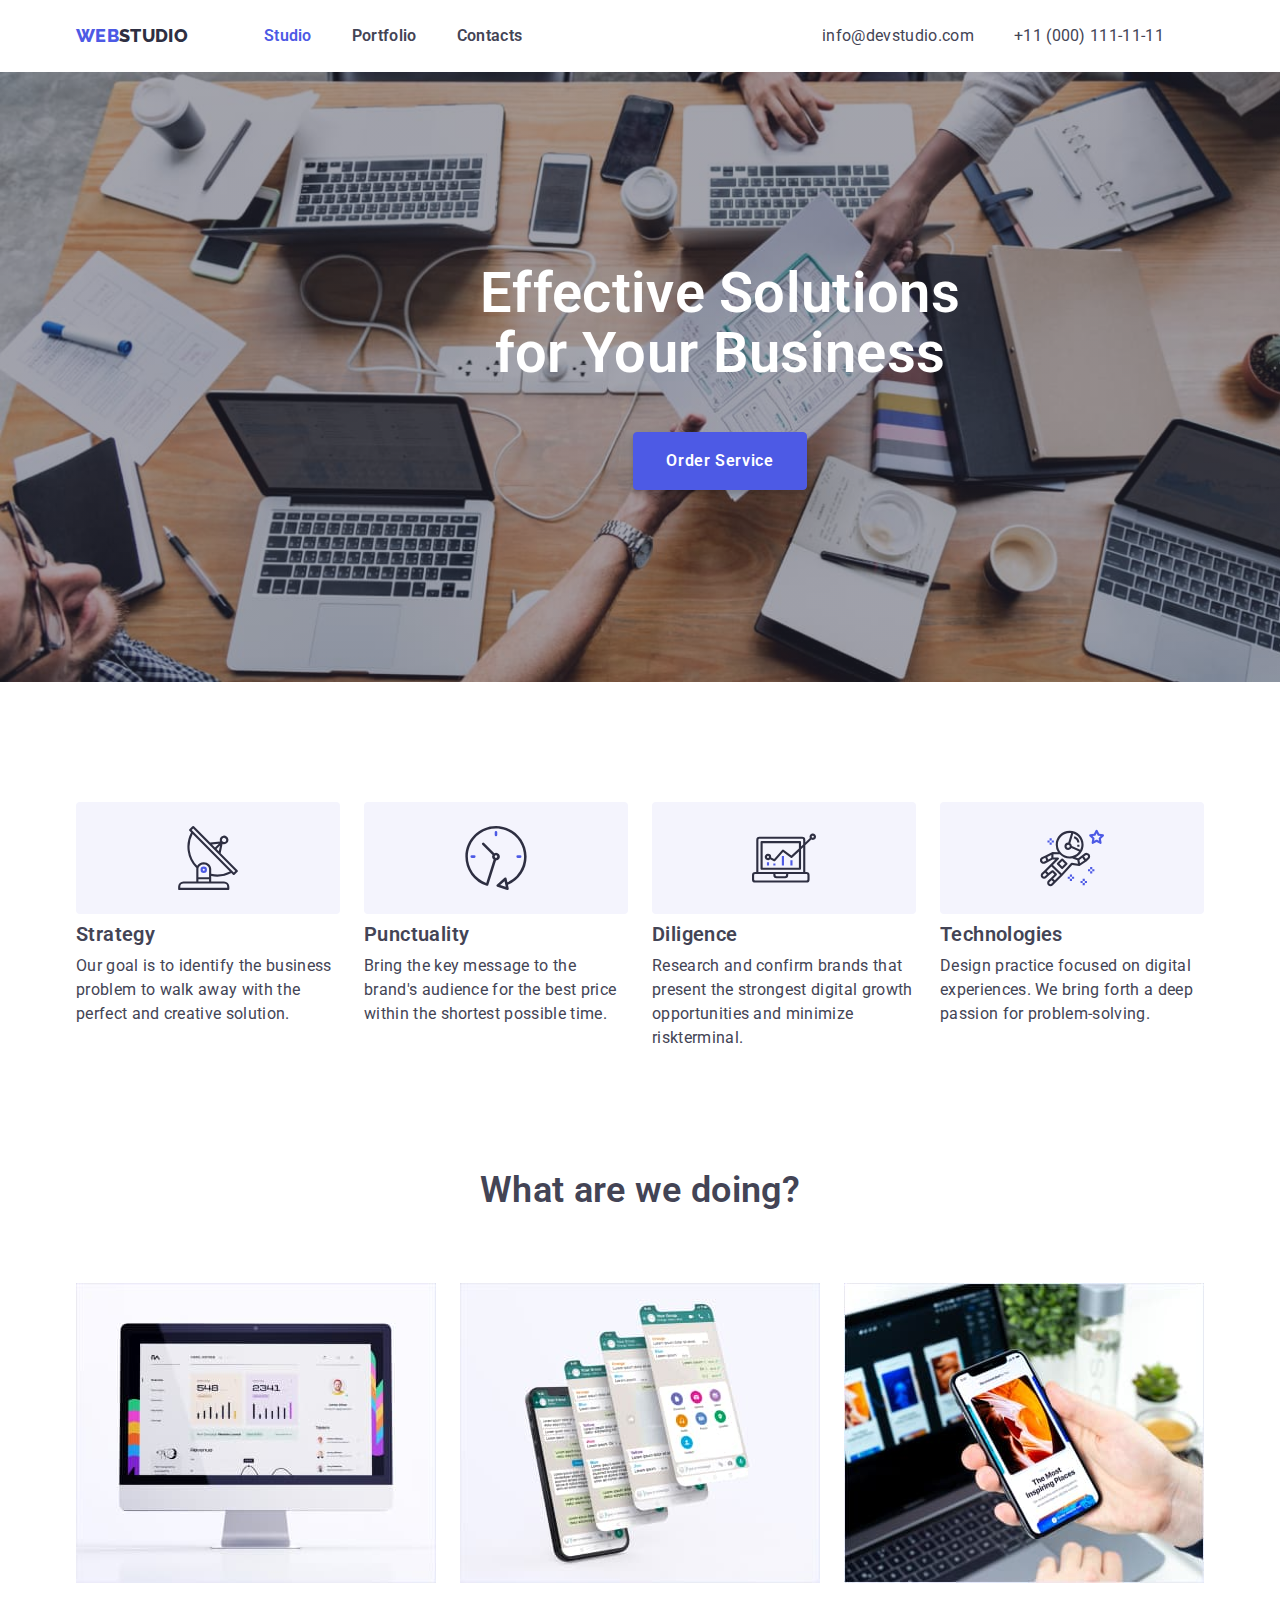
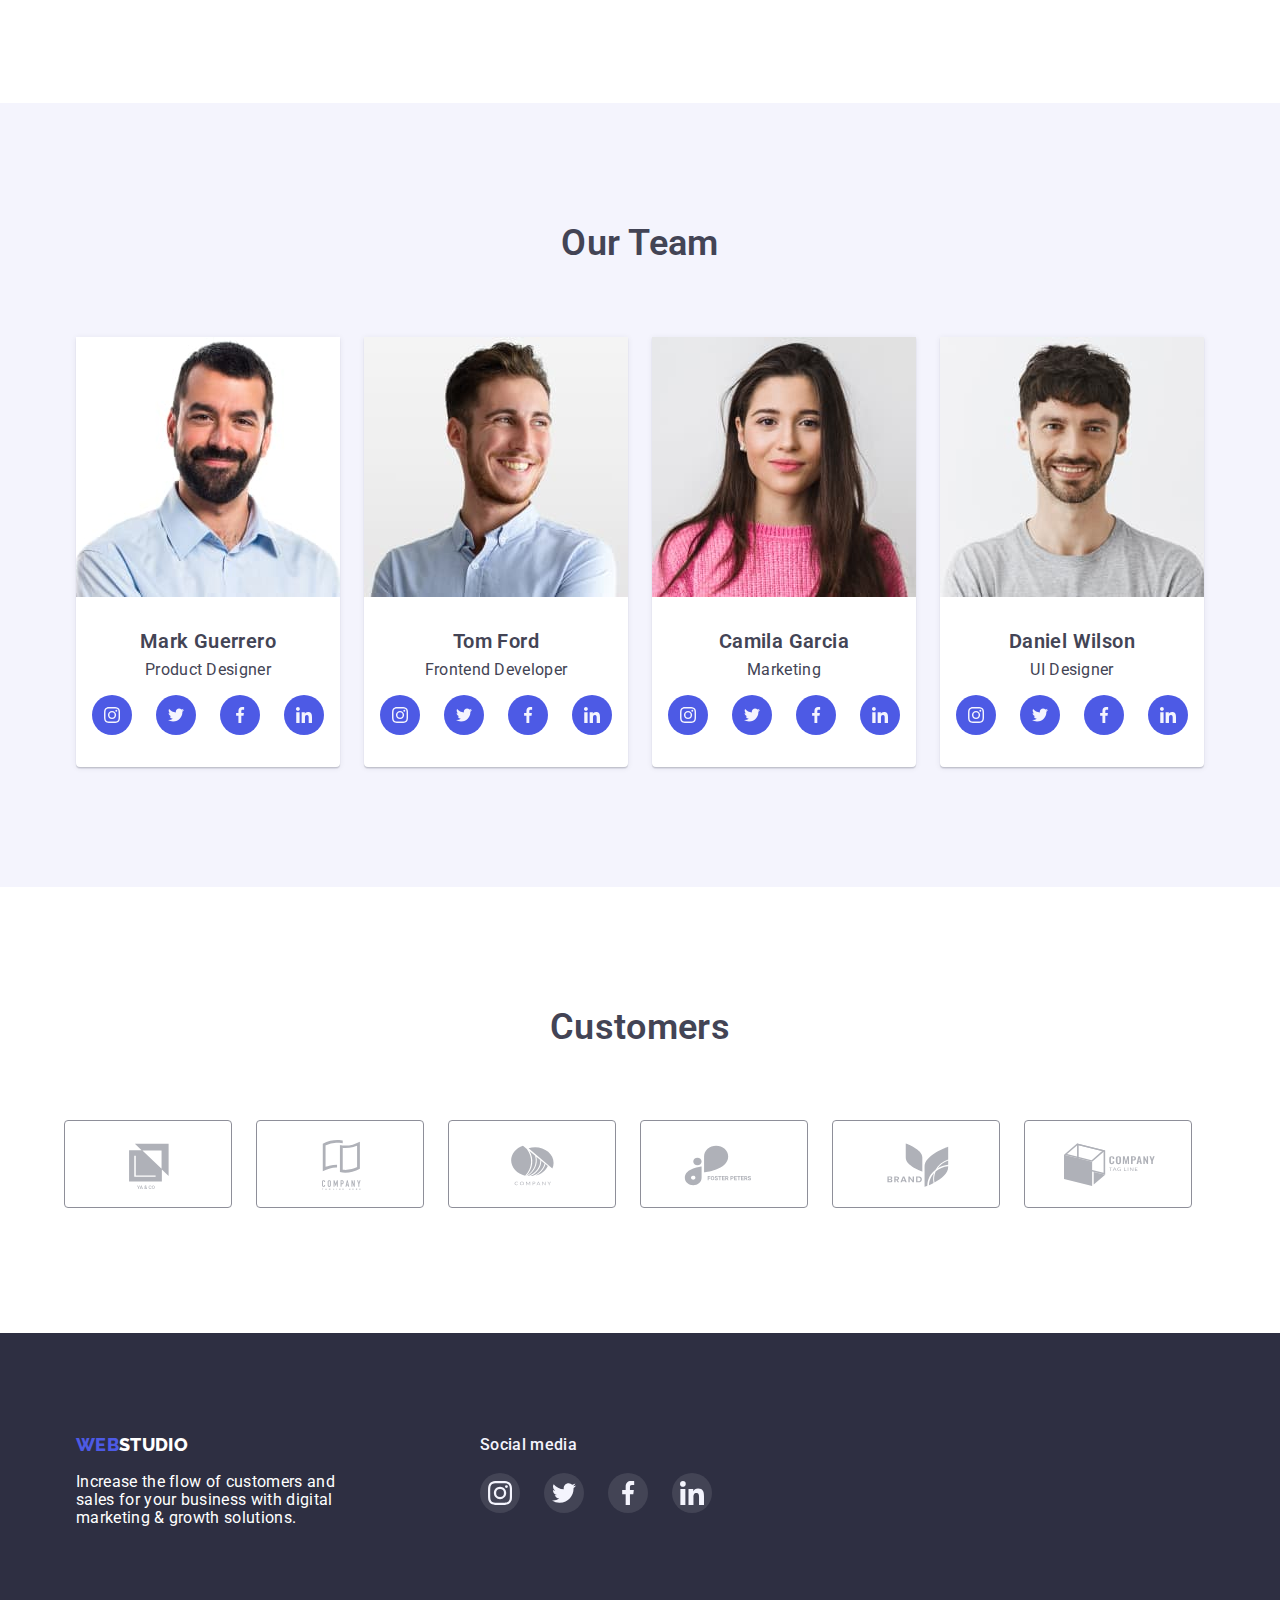
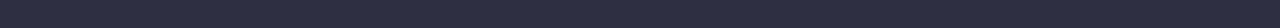
<file: index.html>
<!doctype html>
<html lang="en">
  <head>
    <meta charset="utf-8" />
    <meta name="viewport" content="width=device-width, initial-scale=1.0" />
    <title>webstudio</title>
    <!-- FONTS -->
    <link
      rel="stylesheet"
      href="https://fonts.googleapis.com/css2?family=Raleway:wght@800&family=Roboto:wght@400;500;700;900&display=swap" />
    <!-- STYLE-NORMALIZATION -->
    <link
      rel="stylesheet"
      href="https://cdnjs.cloudflare.com/ajax/libs/modern-normalize/1.0.0/modern-normalize.min.css" />
    <!-- CUSTOM STYLE -->
    <link rel="stylesheet" href="./css/styles.css" />
  </head>

  <body>
    <!-- HEADER -->
    <header class="header">
      <div class="container header-container">
        <nav class="nav-menu">
          <a class="logo logo-header" href="./index.html">
            <span class="logo logo-accent">Web</span>Studio
          </a>
          <ul class="list nav-list">
            <li class="nav-list-item">
              <a class="nav-link current" href="./index.html">Studio</a>
            </li>
            <li class="nav-list-item">
              <a class="nav-link" href="./portfolio.html">Portfolio</a>
            </li>
            <li class="nav-list-item">
              <a class="nav-link" href="#">Contacts</a>
            </li>
          </ul>
        </nav>
        <ul class="list contacts-list">
          <li class="contacts-list-item">
            <a class="contacts-link" href="mailto:info@devstudio.com">info@devstudio.com</a>
          </li>
          <li class="contacts-list-item">
            <a class="contacts-link" href="tel:+11(000)1111111">+11 (000) 111-11-11</a>
          </li>
        </ul>
      </div>
    </header>

    <main>
      <!-- HERO -->
      <section class="hero-section">
        <div class="container hero-container">
          <h1 class="h1 hero-title">Effective Solutions <br />for Your Business</h1>
          <button class="hero-btn" type="button">Order Service</button>
        </div>
      </section>

      <!-- SECTION-ADVANTAGES -->
      <section class="section-top">
        <div class="container">
          <h2 class="h2 visually-hidden">Advantages</h2>
          <ul class="list advantages-list">
            <li class="advantages-list-item">
              <div class="advantages-icon-wrapper">
                <svg class="advantages-list-icon">
                  <use href="./images/icons.svg#icon-advantages1-antenna"></use>
                </svg>
              </div>
              <h3 class="h3">Strategy</h3>
              <p class="advantages-description">
                Our goal is to identify the business problem to walk away with the perfect and
                creative solution.
              </p>
            </li>
            <li class="advantages-list-item">
              <div class="advantages-icon-wrapper">
                <svg class="advantages-list-icon">
                  <use href="./images/icons.svg#icon-advantages2-clock"></use>
                </svg>
              </div>
              <h3 class="h3">Punctuality</h3>
              <p class="advantages-description">
                Bring the key message to the brand's audience for the best price within the shortest
                possible time.
              </p>
            </li>
            <li class="advantages-list-item">
              <div class="advantages-icon-wrapper">
                <svg class="advantages-list-icon">
                  <use href="./images/icons.svg#icon-advantages3-diagram"></use>
                </svg>
              </div>
              <h3 class="h3">Diligence</h3>
              <p class="advantages-description">
                Research and confirm brands that present the strongest digital growth opportunities
                and minimize riskterminal.
              </p>
            </li>
            <li class="advantages-list-item">
              <div class="advantages-icon-wrapper">
                <svg class="advantages-list-icon">
                  <use href="./images/icons.svg#icon-advantages4-astronaut"></use>
                </svg>
              </div>
              <h3 class="h3">Technologies</h3>
              <p class="advantages-description">
                Design practice focused on digital experiences. We bring forth a deep passion for
                problem-solving.
              </p>
            </li>
          </ul>
        </div>
      </section>

      <!-- SECTION-SERVICES -->
      <section class="section-top section-bottom">
        <div class="container">
          <h2 class="h2 services-title">What are we doing?</h2>
          <ul class="list services-list">
            <li class="services-list-item">
              <img
                src="./images/decor-img1.jpg"
                alt="a photo of a computer display on a white background"
                width="360" />
            </li>
            <li class="services-list-item">
              <img
                src="./images/decor-img2.jpg"
                alt="a photo of a cell phone being held in hands over a laptop"
                width="360" />
            </li>
            <li class="services-list-item">
              <img
                src="./images/decor-img3.jpg"
                alt="a photo of a cellphone and three different screen ovrlays over it on a white background"
                width="360" />
            </li>
          </ul>
        </div>
      </section>

      <!-- SECTION-TEAM -->
      <section class="section-top section-bottom team-section">
        <div class="container">
          <h2 class="h2 team-title">Our Team</h2>
          <ul class="list team-list">
            <li class="team-list-item">
              <img
                src="./images/photo1-mark-guerrero.jpg"
                alt="a photo of Mark Guerrero"
                width="264" />
              <div class="team-card-wrapper">
                <h3 class="h3 team-name">Mark Guerrero</h3>
                <p class="team-position">Product Designer</p>
                <ul class="team-social-list list">
                  <li class="team-social-list-item">
                    <a href="#" class="team-social-list-link">
                      <svg class="team-social-list-icon">
                        <use href="./images/icons.svg#icon-social1-instagram"></use>
                      </svg>
                    </a>
                  </li>
                  <li class="team-social-list-item">
                    <a href="#" class="team-social-list-link">
                      <svg class="team-social-list-icon">
                        <use href="./images/icons.svg#icon-social2-twitter"></use>
                      </svg>
                    </a>
                  </li>
                  <li class="team-social-list-item">
                    <a href="#" class="team-social-list-link">
                      <svg class="team-social-list-icon">
                        <use href="./images/icons.svg#icon-social3-facebook"></use>
                      </svg>
                    </a>
                  </li>
                  <li class="team-social-list-item">
                    <a href="#" class="team-social-list-link">
                      <svg class="team-social-list-icon">
                        <use href="./images/icons.svg#icon-social4-linkedin"></use>
                      </svg>
                    </a>
                  </li>
                </ul>
              </div>
            </li>
            <li class="team-list-item">
              <img src="./images/photo2-tom-ford.jpg" alt="a photo of Tom Ford" width="264" />
              <div class="team-card-wrapper">
                <h3 class="h3 team-name">Tom Ford</h3>
                <p class="team-position">Frontend Developer</p>
                <ul class="team-social-list list">
                  <li class="team-social-list-item">
                    <a href="#" class="team-social-list-link">
                      <svg class="team-social-list-icon">
                        <use href="./images/icons.svg#icon-social1-instagram"></use>
                      </svg>
                    </a>
                  </li>
                  <li class="team-social-list-item">
                    <a href="#" class="team-social-list-link">
                      <svg class="team-social-list-icon">
                        <use href="./images/icons.svg#icon-social2-twitter"></use>
                      </svg>
                    </a>
                  </li>
                  <li class="team-social-list-item">
                    <a href="#" class="team-social-list-link">
                      <svg class="team-social-list-icon">
                        <use href="./images/icons.svg#icon-social3-facebook"></use>
                      </svg>
                    </a>
                  </li>
                  <li class="team-social-list-item">
                    <a href="#" class="team-social-list-link">
                      <svg class="team-social-list-icon">
                        <use href="./images/icons.svg#icon-social4-linkedin"></use>
                      </svg>
                    </a>
                  </li>
                </ul>
              </div>
            </li>
            <li class="team-list-item">
              <img
                src="./images/photo3-camila-garcia.jpg"
                alt="a photo of Camila Garcia"
                width="264" />
              <div class="team-card-wrapper">
                <h3 class="h3 team-name">Camila Garcia</h3>
                <p class="team-position">Marketing</p>
                <ul class="team-social-list list">
                  <li class="team-social-list-item">
                    <a href="#" class="team-social-list-link">
                      <svg class="team-social-list-icon">
                        <use href="./images/icons.svg#icon-social1-instagram"></use>
                      </svg>
                    </a>
                  </li>
                  <li class="team-social-list-item">
                    <a href="#" class="team-social-list-link">
                      <svg class="team-social-list-icon">
                        <use href="./images/icons.svg#icon-social2-twitter"></use>
                      </svg>
                    </a>
                  </li>
                  <li class="team-social-list-item">
                    <a href="#" class="team-social-list-link">
                      <svg class="team-social-list-icon">
                        <use href="./images/icons.svg#icon-social3-facebook"></use>
                      </svg>
                    </a>
                  </li>
                  <li class="team-social-list-item">
                    <a href="#" class="team-social-list-link">
                      <svg class="team-social-list-icon">
                        <use href="./images/icons.svg#icon-social4-linkedin"></use>
                      </svg>
                    </a>
                  </li>
                </ul>
              </div>
            </li>
            <li class="team-list-item">
              <img
                src="./images/photo4-daniel-wilson.jpg"
                alt="a photo of Daniel Wilson"
                width="264" />
              <div class="team-card-wrapper">
                <h3 class="h3 team-name">Daniel Wilson</h3>
                <p class="team-position">UI Designer</p>
                <ul class="team-social-list list">
                  <li class="team-social-list-item">
                    <a href="#" class="team-social-list-link">
                      <svg class="team-social-list-icon">
                        <use href="./images/icons.svg#icon-social1-instagram"></use>
                      </svg>
                    </a>
                  </li>
                  <li class="team-social-list-item">
                    <a href="#" class="team-social-list-link">
                      <svg class="team-social-list-icon">
                        <use href="./images/icons.svg#icon-social2-twitter"></use>
                      </svg>
                    </a>
                  </li>
                  <li class="team-social-list-item">
                    <a href="#" class="team-social-list-link">
                      <svg class="team-social-list-icon">
                        <use href="./images/icons.svg#icon-social3-facebook"></use>
                      </svg>
                    </a>
                  </li>
                  <li class="team-social-list-item">
                    <a href="#" class="team-social-list-link">
                      <svg class="team-social-list-icon">
                        <use href="./images/icons.svg#icon-social4-linkedin"></use>
                      </svg>
                    </a>
                  </li>
                </ul>
              </div>
            </li>
          </ul>
        </div>
      </section>

      <!-- SECTION CUSTOMERS -->
      <section class="section-top section-bottom customers-section">
        <div class="customers-container container">
          <h2 class="h2 customers-title">Customers</h2>
          <div class="customers-icons-wrapper">
            <ul class="customers-list">
              <li class="list customers-list-item">
                <a href="" class="customers-logo-link">
                  <svg class="customers-logo-icon">
                    <use href="./images/icons.svg#icon-clients-logo1"></use>
                  </svg>
                </a>
              </li>
              <li class="list customers-list-item">
                <a href="" class="customers-logo-link">
                  <svg class="customers-logo-icon">
                    <use href="./images/icons.svg#icon-clients-logo2"></use>
                  </svg>
                </a>
              </li>
              <li class="list customers-list-item">
                <a href="" class="customers-logo-link">
                  <svg class="customers-logo-icon">
                    <use href="./images/icons.svg#icon-clients-logo3"></use>
                  </svg>
                </a>
              </li>
              <li class="list customers-list-item">
                <a href="" class="customers-logo-link">
                  <svg class="customers-logo-icon">
                    <use href="./images/icons.svg#icon-clients-logo4"></use>
                  </svg>
                </a>
              </li>
              <li class="list customers-list-item">
                <a href="" class="customers-logo-link">
                  <svg class="customers-logo-icon">
                    <use href="./images/icons.svg#icon-clients-logo5"></use>
                  </svg>
                </a>
              </li>
              <li class="list customers-list-item">
                <a href="" class="customers-logo-link">
                  <svg class="customers-logo-icon">
                    <use href="./images/icons.svg#icon-clients-logo6"></use>
                  </svg>
                </a>
              </li>
            </ul>
          </div>
        </div>
      </section>
    </main>

    <!-- FOOTER -->
    <footer class="footer">
      <div class="container footer-wrapper">
        <div class="footer-slogan-wrapper">
          <a class="logo logo-footer" href="./index.html">
            <span class="logo-accent">Web</span>Studio
          </a>
          <p class="footer-text">
            Increase the flow of customers and sales for your business with digital marketing &
            growth solutions.
          </p>
        </div>
        <div class="footer-social-wrappper">
          <h2 class="footer-social-title">Social media</h2>
          <ul class="footer-social-list list">
            <li class="footer-social-list-item">
              <a href="#" class="footer-social-list-link">
                <svg class="footer-social-list-icon">
                  <use href="./images/icons.svg#icon-social1-instagram"></use>
                </svg>
              </a>
            </li>
            <li class="footer-social-list-item">
              <a href="#" class="footer-social-list-link">
                <svg class="footer-social-list-icon">
                  <use href="./images/icons.svg#icon-social2-twitter"></use>
                </svg>
              </a>
            </li>
            <li class="footer-social-list-item">
              <a href="#" class="footer-social-list-link">
                <svg class="footer-social-list-icon">
                  <use href="./images/icons.svg#icon-social3-facebook"></use>
                </svg>
              </a>
            </li>
            <li class="footer-social-list-item">
              <a href="#" class="footer-social-list-link">
                <svg class="footer-social-list-icon">
                  <use href="./images/icons.svg#icon-social4-linkedin"></use>
                </svg>
              </a>
            </li>
          </ul>
        </div>
      </div>
    </footer>
  </body>
</html>
</file>
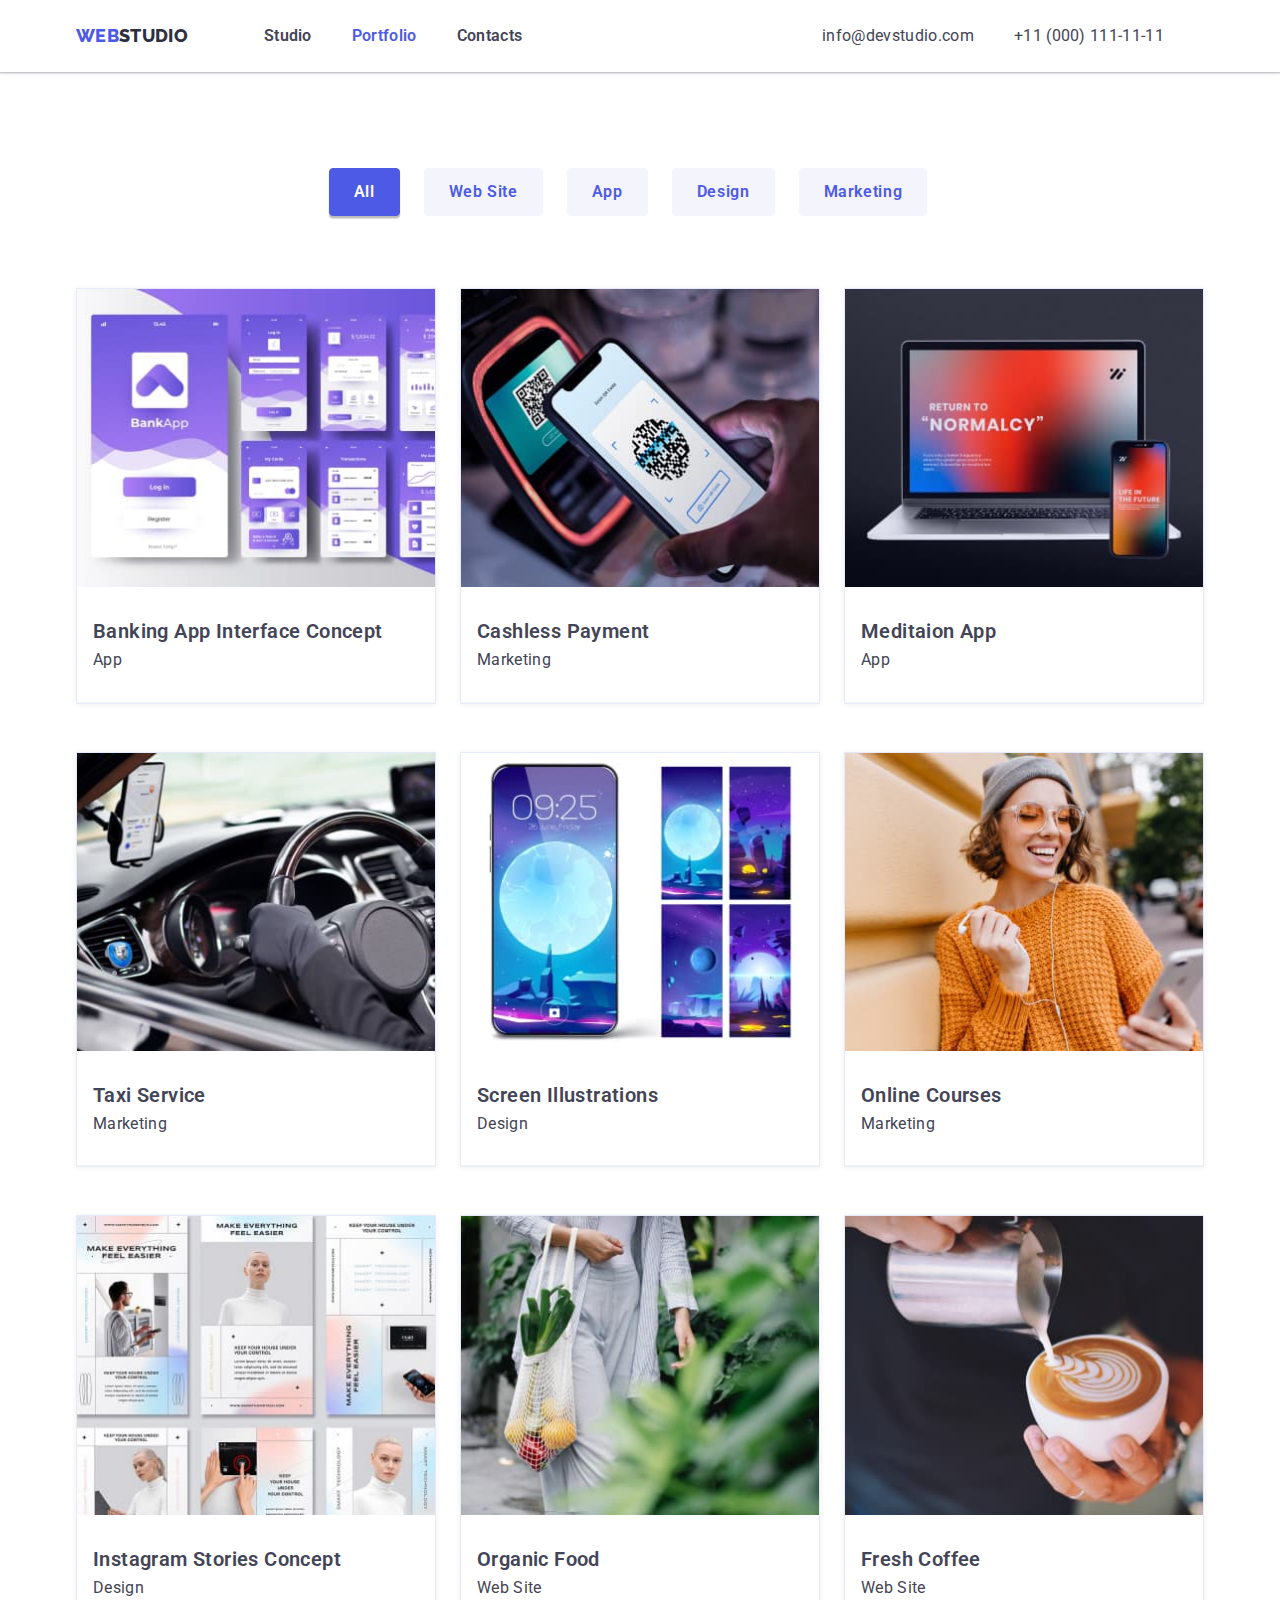
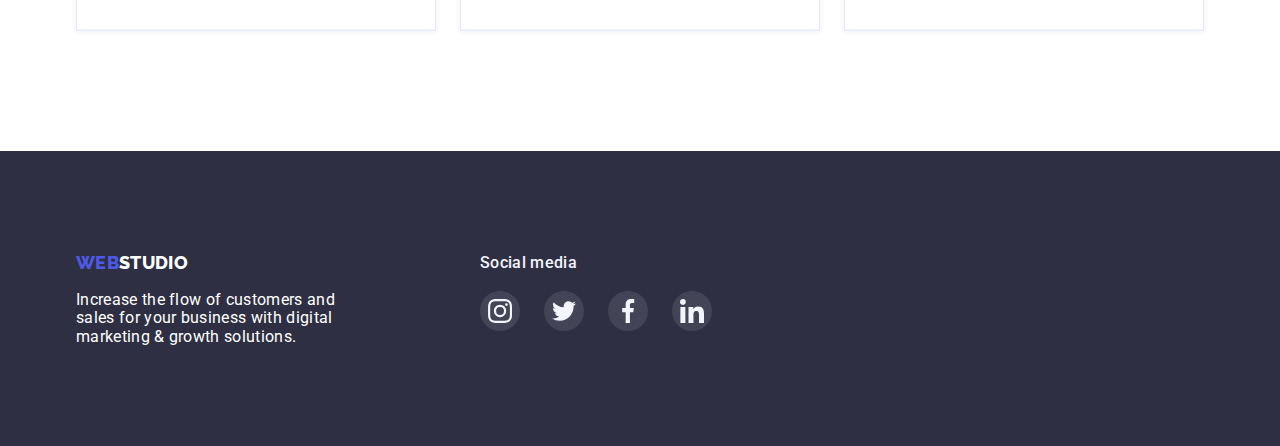
<file: portfolio.html>
<!doctype html>
<html lang="en">
  <head>
    <meta charset="utf-8" />
    <meta name="viewport" content="width=device-width, initial-scale=1.0" />
    <title>portfolio</title>
    <!-- FONTS -->
    <link
      rel="stylesheet"
      href="https://fonts.googleapis.com/css2?family=Raleway:wght@800&family=Roboto:wght@400;500;700;900&display=swap" />
    <!-- STYLE-NORMALIZATION -->
    <link
      rel="stylesheet"
      href="https://cdnjs.cloudflare.com/ajax/libs/modern-normalize/1.0.0/modern-normalize.min.css" />
    <!-- CUSTOM STYLE -->
    <link rel="stylesheet" href="./css/styles.css" />
  </head>

  <body>
    <!-- HEADER -->
    <header class="header">
      <div class="container header-container">
        <nav class="nav-menu">
          <a class="logo logo-header" href="./index.html">
            <span class="logo logo-accent">Web</span>Studio
          </a>
          <ul class="list nav-list">
            <li class="nav-list-item">
              <a class="nav-link" href="./index.html">Studio</a>
            </li>
            <li class="nav-list-item">
              <a class="nav-link current" href="./portfolio.html">Portfolio</a>
            </li>
            <li class="nav-list-item">
              <a class="nav-link" href="#">Contacts</a>
            </li>
          </ul>
        </nav>
        <ul class="list contacts-list">
          <li class="contacts-list-item">
            <a class="contacts-link" href="mailto:info@devstudio.com">info@devstudio.com</a>
          </li>
          <li class="contacts-list-item">
            <a class="contacts-link" href="tel:+11(000)1111111">+11 (000) 111-11-11</a>
          </li>
        </ul>
      </div>
    </header>

    <main>
      <section class="portfolio-section section-bottom">
        <div class="portfolio-container container">
          <!-- BUTTONS -->
          <ul class="list portfolio-btn-list">
            <li class="portfolio-btn-list-item">
              <button class="btn portfolio-btn decor-btn" type="button">All</button>
            </li>
            <li class="portfolio-btn-list-item">
              <button class="btn portfolio-btn" type="button">Web Site</button>
            </li>
            <li class="portfolio-btn-list-item">
              <button class="btn portfolio-btn" type="button">App</button>
            </li>
            <li class="portfolio-btn-list-item">
              <button class="btn portfolio-btn" type="button">Design</button>
            </li>
            <li class="portfolio-btn-list-item">
              <button class="btn portfolio-btn" type="button">Marketing</button>
            </li>
          </ul>

          <!-- CARDS -->
          <ul class="portfolio-cards-list">
            <li class="portfolio-cards-list-item">
              <a class="portfolio-card-link" href="#">
                <img
                  width="360"
                  src="./images/portfolio-decor-img1.jpg"
                  alt="a photo representing banking app interface concept" />
                <div class="portfolio-card-wrapper">
                  <h2 class="h3 portfolio-title">Banking App Interface Concept</h2>
                  <p>App</p>
                </div>
              </a>
            </li>
            <li class="portfolio-cards-list-item">
              <a class="portfolio-card-link" href="#">
                <img
                  width="360"
                  src="./images/portfolio-decor-img2.jpg"
                  alt="a photo representing cashless payment" />
                <div class="portfolio-card-wrapper">
                  <h2 class="h3 portfolio-title">Cashless Payment</h2>
                  <p>Marketing</p>
                </div>
              </a>
            </li>
            <li class="portfolio-cards-list-item">
              <a class="portfolio-card-link" href="#">
                <img
                  width="360"
                  src="./images/portfolio-decor-img3.jpg"
                  alt="a photo representing meditaion app" />
                <div class="portfolio-card-wrapper">
                  <h2 class="h3 portfolio-title">Meditaion App</h2>
                  <p>App</p>
                </div>
              </a>
            </li>
            <li class="portfolio-cards-list-item">
              <a class="portfolio-card-link" href="#">
                <img
                  width="360"
                  src="./images/portfolio-decor-img4.jpg"
                  alt="a photo representing taxi service" />
                <div class="portfolio-card-wrapper">
                  <h2 class="h3 portfolio-title">Taxi Service</h2>
                  <p>Marketing</p>
                </div>
              </a>
            </li>
            <li class="portfolio-cards-list-item">
              <a class="portfolio-card-link" href="#">
                <img
                  width="360"
                  src="./images/portfolio-decor-img5.jpg"
                  alt="a photo representing screen illustrations" />
                <div class="portfolio-card-wrapper">
                  <h2 class="h3 portfolio-title">Screen Illustrations</h2>
                  <p>Design</p>
                </div>
              </a>
            </li>
            <li class="portfolio-cards-list-item">
              <a class="portfolio-card-link" href="#">
                <img
                  width="360"
                  src="./images/portfolio-decor-img6.jpg"
                  alt="a photo representing online courses" />
                <div class="portfolio-card-wrapper">
                  <h2 class="h3 portfolio-title">Online Courses</h2>
                  <p>Marketing</p>
                </div>
              </a>
            </li>
            <li class="portfolio-cards-list-item">
              <a class="portfolio-card-link" href="#">
                <img
                  width="360"
                  src="./images/portfolio-decor-img7.jpg"
                  alt="a photo representing instagram stories concept" />
                <div class="portfolio-card-wrapper">
                  <h2 class="h3 portfolio-title">Instagram Stories Concept</h2>
                  <p>Design</p>
                </div>
              </a>
            </li>
            <li class="portfolio-cards-list-item">
              <a class="portfolio-card-link" href="#">
                <img
                  width="360"
                  src="./images/portfolio-decor-img8.jpg"
                  alt="a photo representing organic food" />
                <div class="portfolio-card-wrapper">
                  <h2 class="h3 portfolio-title">Organic Food</h2>
                  <p>Web Site</p>
                </div>
              </a>
            </li>
            <li class="portfolio-cards-list-item">
              <a class="portfolio-card-link" href="#">
                <img
                  width="360"
                  src="./images/portfolio-decor-img9.jpg"
                  alt="a photo representing fresh coffee" />
                <div class="portfolio-card-wrapper">
                  <h2 class="h3 portfolio-title">Fresh Coffee</h2>
                  <p>Web Site</p>
                </div>
              </a>
            </li>
          </ul>
        </div>
      </section>
    </main>

    <!-- FOOTER -->
    <footer class="footer">
      <div class="container footer-wrapper">
        <div class="footer-slogan-wrapper">
          <a class="logo logo-footer" href="./index.html">
            <span class="logo-accent">Web</span>Studio
          </a>
          <p class="footer-text">
            Increase the flow of customers and sales for your business with digital marketing &
            growth solutions.
          </p>
        </div>
        <div class="footer-social-wrappper">
          <h2 class="footer-social-title">Social media</h2>
          <ul class="footer-social-list list">
            <li class="footer-social-list-item">
              <a href="#" class="footer-social-list-link">
                <svg class="footer-social-list-icon">
                  <use href="./images/icons.svg#icon-social1-instagram"></use>
                </svg>
              </a>
            </li>
            <li class="footer-social-list-item">
              <a href="#" class="footer-social-list-link">
                <svg class="footer-social-list-icon">
                  <use href="./images/icons.svg#icon-social2-twitter"></use>
                </svg>
              </a>
            </li>
            <li class="footer-social-list-item">
              <a href="#" class="footer-social-list-link">
                <svg class="footer-social-list-icon">
                  <use href="./images/icons.svg#icon-social3-facebook"></use>
                </svg>
              </a>
            </li>
            <li class="footer-social-list-item">
              <a href="#" class="footer-social-list-link">
                <svg class="footer-social-list-icon">
                  <use href="./images/icons.svg#icon-social4-linkedin"></use>
                </svg>
              </a>
            </li>
          </ul>
        </div>
      </div>
    </footer>
  </body>
</html>
</file>
<file: css/styles.css>
:root {
  /*-- VARIABLES --*/
  /* COLOR SETTINGS */
  --color-primary-background: #ffffff; /* pirmary-background */
  --color-primary-brand: #4d5ae5; /* primary-brand, logo-accent */
  --color-primary-brand-focus: #404bbf; /* primary-brand-focus */
  --color-dark: #2e2f42; /* dark */
  --color-success: #31d0aa; /* success */
  --color-body-text: #434455; /* body-text */
  --color-helper-text: #8e8f99; /* helper-text */
  --color-accent: #e7e9fc; /* accent-color */
  --color-light-mode-background: #f4f4fd; /* light-mode-background */
  --color-customers-logo: #afb1b8;

  /* FONT SETTINGS */
  --font-logo: 'Raleway', sans-serif; /* logo */
  --font-primary: 'Roboto', sans-serif; /* primary */

  /* FONT WEIGHT */
  --font-weight-logo: 800; /* logo */
  --font-weight-regular: 400; /* regular */
  --font-weight-semi-bold: 500; /* semi-bold */
  --font-weight-bold: 600; /* bold */

  /* FONT SIZES */
  --font-size-logo: 18px; /* logo */
  --font-size-body: 16px; /* body */
  --font-size-h1: 56px; /* h1, hero, title */
  --font-size-h2: 36px; /* h2 */
  --font-size-h3: 20px; /* h3 */
  --font-size-small: 12px; /* small */
  --font-size-bold: 16px; /* bold */
  --font-size-button: 16px; /* button */
  --font-size-link: 16px; /* link */

  /* LINE HEIGHT */
  --line-height-logo: 1.33; /* logo */
  --line-height-h1: 1.07; /* h1, hero, title */
  --line-height-h2: 0.67; /* h2 */
  --line-height-h3: 1.2; /* h3 */
  --line-height-small: 1.33; /* small */
  --line-height-bold: 1.5; /* bold */
  --line-height-button: 1.5; /* button */
  --line-height-link: 1.5; /* link */

  /* LETTER SPACING */
  --letter-spacing-logo: 0.03em; /* logo */
  --letter-spacing-primary: 0.02em; /* body */
  --letter-spacing-secondary: 0.04em; /* button, smaller text */
}

/*-- ELEMENT STYLES --*/
/* MARGIN RESET FOR BLOCK ELEMENTS */
h1,
h2,
h3,
h4,
h5,
h6,
ul,
p {
  margin: 0;
  padding: 0;
}

/* MARGIN RESET FOR INLINE ELEMENTS */
a,
b,
button,
br,
img,
span {
  margin-left: 0;
  margin-right: 0;
}

img {
  display: block;
  max-width: 100%;
}

body {
  background: var(--color-primary-background);
  color: var(--color-body-text);
  font-family: var(--font-primary);
  font-size: var(--font-size-body);
  font-weight: var(--font-weight-regular);
  letter-spacing: var(--letter-spacing-primary);
}

/*-- COMMON CLASSES STYLES --*/
/* HEADERS */
.h1 {
  color: var(--color-primary-background);
  font-size: var(--font-size-h1);
  font-weight: var(--font-weight-bold);
  line-height: var(--line-height-h1);
}

.h2 {
  font-size: var(--font-size-h2);
  font-weight: var(--font-weight-bold);
}

.h3 {
  font-size: var(--font-size-h3);
  font-weight: var(--font-weight-bold);
  line-height: 1.2;
  margin-bottom: 8px;
  letter-spacing: 0.02em;
}

/* LINKS */
.link {
  color: var(--color-body-text);
  font-weight: var(--font-weight-bold);
  text-decoration: Underline;
}

/* LISTS */
.list {
  list-style: none;
}

/* HIDDEN */
.visually-hidden {
  border: 0;
  clip-path: inset(100%);
  clip: rect(0 0 0 0);
  height: 1px;
  margin: -1px;
  overflow: hidden;
  padding: 0;
  position: absolute;
  white-space: nowrap;
  width: 1px;
}

/*-- POSITIONING --*/
.container {
  width: 1158px;
  margin: 0 auto;
  padding-left: 15px;
  padding-right: 15px;
  padding-top: 0px;
  padding-bottom: 0px;
}

.section-bottom {
  padding-top: 96px;
  padding-bottom: 120px;
}

.section-top {
  padding-top: 120px;
}

/*-- LOGO --*/
.logo {
  color: var(--color-dark);
  font-family: var(--font-logo);
  font-size: var(--font-size-logo);
  font-weight: var(--font-weight-logo);
  letter-spacing: var(--line-spacing-logo);
  line-height: var(--line-height-logo);
  text-decoration: none;
  text-transform: uppercase;
  display: inlin-block;
}

.logo-accent {
  color: var(--color-primary-brand);
}

.logo-header {
  color: var(--color-dark);
  margin-right: 76px;
  padding: 24px 0px;
}

.logo-footer {
  color: var(--color-primary-background);
  margin-right: 76px;
}

/* HOVER EFFECTS LOGO */
.logo-accent:hover,
.logo-accent:focus,
.logo-accent:active {
  color: var(--color-primary-brand-focus);
}

/*-- SECTIONS --*/
/* HEADER */
.header {
  box-shadow: 0px 2px 1px rgba(46, 47, 66, 0.08), 0px 1px 1px rgba(46, 47, 66, 0.16), 0px 1px 6px rgba(46, 47, 66, 0.08);
  /* max-height: 72px; */
}
/* <header */
.header-container {
  display: flex;
  justify-content: space-between;
  align-items: center;
}
/* <nav */
.nav-menu {
  display: flex;
  align-items: center;
}

/* <ul */
.nav-list {
  display: flex;
  align-items: center;
}

/* <li */
.nav-list-item {
  color: var(--color-dark);
  font-weight: var(--font-weight-bold);
  text-decoration: none;
  margin: 0px 40px 0px 0px;
  padding: 24px 0px;
  flex-shrink: 0;
  flex-grow: 0;
  position: relative;
}

/* <a href= */
/* .nav-link {} */

/* <ul */
.contacts-list {
  display: flex;
  margin-left: auto;
  align-items: center;
}

/* <li */
.contacts-list-item {
  color: inherit;
  text-decoration: none;
  margin: 0px 40px 0px 0px;
  padding: 24px 0px;
}

/* <a href= */
.nav-link,
.contacts-link {
  text-decoration: none;
  color: var(--color-body-text);
}

/* HOVER EFFECTS HEADER */
/* <a href= */
.current,
.nav-link:hover,
.nav-link:focus,
.nav-link:active,
.contacts-link:hover,
.contacts-link:focus,
.contacts-link:active {
  color: var(--color-primary-brand);
}

/* <a href= */
.current:hover,
.current:focus,
.current:active {
  color: var(--color-primary-brand-focus);
}

/* .nav-list-item:hover::after,
.current::after {
  content: "";
  position: absolute;
  top: 65px;
  display: flex;
  width: 100%;
  height: 4px;
  background-color: var(--color-primary-brand);
  border-radius: 2px;
} */

/* HERO */
/* <section */
/* .hero-section {} */

/* <div */
.hero-container {
  width: 1440px;
  text-align: center;
  background-color: var(--color-dark);
  color: var(--color-primary-background);
  /* overlay-via-gradient */
  background-image: linear-gradient(#2e2f4270, #2e2f4270), url(../images/decor-img0-hero.jpg);
  background-size: cover;
  padding: 192px 0px;
}

/* <h1 */
.hero-title {
  color: var(--color-primary-background);
  font-size: var(--font-size-h1);
  font-weight: var(--font-weight-bold);
  line-height: var(--line-height-h1);
  margin: 0 auto;
  margin-bottom: 48px;
  max-width: 492px;
}

/* <button */
.btn {
  align-items: center;
  border-radius: 4px;
  cursor: pointer;
  display: flex;
  font-weight: var(--font-weight-bold);
  height: 48px;
  justify-content: center;
  left: 93px;
  letter-spacing: var(--letter-spacing-secondary);
  line-height: var(--line-height-button);
  padding: 12px 24px;
  top: 0px;
}

/* <button */
.hero-btn {
  background-color: var(--color-primary-brand);
  border-radius: 4px;
  border: 1px solid var(--color-primary-brand);
  color: var(--color-primary-background);
  cursor: pointer;
  letter-spacing: var(--letter-spacing-secondary);
  line-height: var(--line-height-button);
  padding: 16px 32px;
  font-weight: var(--font-weight-bold);
  box-shadow: 0px 4px 4px rgba(0, 0, 0, 0.15);
}

/* HOVER EFFECTS HERO */
/* <button */
.hero-btn:hover,
.hero-btn:focus,
.hero-btn:active {
  background-color: var(--color-primary-brand-focus);
  border: 1px solid var(--color-primary-brand-focus);
}

/*-- SECTIONS --*/
/* ADVENTAGES */
/* <ul */
.advantages-list {
  display: flex;
}

/* <li */
.advantages-list-item {
  margin-right: 24px;
  flex-basis: calc((100% - 72px) / 4);
}

/* <li */
.advantages-list-item:last-child {
  margin-right: 0px;
}

/* <div */
.advantages-icon-wrapper {
  margin-bottom: 8px;
  /* width: 264px; */
  height: 112px;
  border-radius: 4px;
  background-color: var(--color-light-mode-background);

  display: flex;
  align-items: center;
  justify-content: center;
}

/* <svg */
.advantages-list-icon {
  width: 64px;
  height: 64px;
}

/* <p */
.advantages-description {
  line-height: 1.5;
}

/* SERVICES */
/* <h2 */
.services-title {
  margin-bottom: 72px;
  text-align: center;
}

/* ul */
.services-list {
  display: flex;
}

/* li */
.services-list-item {
  margin-right: 24px;
}

/* li */
.services-list-item:last-child {
  margin-right: 0px;
}

/* TEAM */
/* <section */
.team-section {
  background-color: var(--color-light-mode-background);
}

/* <h2 */
.team-title {
  margin-bottom: 72px;
  text-align: center;
}
/* ul */
.team-list {
  display: flex;
}

/* <li */
.team-list-item {
  flex-basis: calc((100% - 72px) / 4);
  margin-right: 24px;
  text-align: center;
  background-color: var(--color-primary-background);
  border-radius: 0px 0px 4px 4px;
  box-shadow: 0px 1px 6px rgba(46, 47, 66, 0.08), 0px 1px 1px rgba(46, 47, 66, 0.16),
    0px 2px 1px rgba(46, 47, 66, 0.08);
  border-radius: 0px 0px 4px 4px;
}

/* <li */
.team-list-item:last-child {
  margin-right: 0px;
}

/* div */
.team-card-wrapper {
  padding-top: 32px;
  padding-bottom: 32px;
  padding-left: 16px;
  padding-right: 16px;
}

/* h3 */
/* .team-name {} */

/* <p */
/* .team-postion {} */

/* <ul */
.team-social-list {
  display: flex;
	justify-content: center;
  gap: 24px;
  margin-top: 16px;
}

/* <li */
.team-social-list-item {
  max-width: 264px;
  background-color: var(--color-primary-background);
}

/* <a href= */
.team-social-list-link {
  width: 40px;
	height: 40px;
	border-radius: 50%;
  background-color: var(--color-primary-brand);
	display: flex;
	justify-content: center;
	align-items: center;
}

/* <svg */
.team-social-list-icon {
  width: 16px;
  height: 16px;
  top: 12px;
  left: 12px;
  fill: var(--color-light-mode-background);
}

/* HOVER EFFECTS TEAM */
/* <a href= */
.team-list-item:hover .team-social-list-link {
  background-color: var(--color-primary-brand-focus);
}

/* CUSTOMERS */
/* <section  */
.customers-section {
  display: flex;
}

/* <div  */
/* .customers-container {} */

/* <h2  */
.customers-title {
  margin-bottom: 72px;
  text-align: center;
}

/* <div  */
/* .customers-icons-wrapper {} */

/* <ul */
.customers-list {
  display: flex;
  align-items: center;
  justify-content: center;
}

/* <li */
.customers-list-item {
  margin-right: 24px;
}

/* <a href= */
.customers-logo-link {
  text-decoration: none;
}

/* <svg */
.customers-logo-icon {
  fill: var(--color-customers-logo);
  height: 88px;
  width: 168px;
  box-sizing: border-box;
  border: 1px solid var(--color-helper-text);
  border-radius: 4px;
  padding: 16px 32px 16px 32px;
}

/* HOVER EFFECTS CUSTOMERS */
/* <a href= */
.customers-logo-link:hover .customers-logo-icon,
.customers-logo-link:focus .customers-logo-icon,
.customers-logo-link:active .customers-logo-icon {
  fill: var(--color-primary-brand);
  border-color: var(--color-primary-brand);
}

/* FOOTER */
/* <section */
.footer {
  background: var(--color-dark);
  padding: 100px 0px;
  display: flex;
}

/* <div */
.footer-wrapper {
  display: flex;
}
/* <div */
.footer-slogan-wrapper {
  margin-right: 120px;
}

/* <p */
.footer-text {
  width: 284px;
  margin-top: 16px;
  color: var(--color-primary-background);
}

/* <h2 */
.footer-social-title {
  font-size: var(--font-size-body);
  font-weight: var(--font-weight-semi-bold);
  line-height: var(--line-height-bold);
  color: var(--color-light-mode-background);
  text-align: left;
}
/* <div */
/* .footer-social-wrappper {} */

/* <ul */
.footer-social-list {
  display: flex;
  justify-content: center;
  gap: 24px;
  margin-top: 16px;
}

/* <li */
/* .footer-social-list-item {} */

/* <a href= */
.footer-social-list-link {
  width: 40px;
  height: 40px;
  border-radius: 50%;
  background-color: rgba(255, 255, 255, 0.1);
  display: flex;
  justify-content: center;
  align-items: center;
}

/* <svg */
.footer-social-list-icon {
  width: 24px;
  height: 24px;
  top: 12px;
  left: 12px;
  fill: var(--color-light-mode-background);
}

/* HOVER EFFECTS FOOTER */
/* <a href= */
.footer-social-list-link:hover,
.footer-social-list-link:focus,
.footer-social-list-link:active {
  background-color: var(--color-success);
}

/*-- PORTFOLIO --*/
/* <a href= */
.portfolio-card-link {
  text-decoration: none;
  color: var(--color-body-text);
}

/* <div */
.portfolio-card-wrapper {
  border-top: none;
  border-bottom: 0.5px solid var(--color-light-mode-background);
  color: var(--title-color);
  padding: 32px 16px;
  /* box-shadow: 0px 1px 6px rgba(46, 47, 66, 0.08), 0px 1px 1px rgba(46, 47, 66, 0.16), 0px 2px 1px rgba(46, 47, 66, 0.08); */
}

/* <h3 */
.portfolio-title {
  margin-bottom: 8px;
}

/* <ul */
.portfolio-btn-list {
  display: flex;
  margin: 0px 0px 72px 0px;
  justify-content: center;
  animation:;
}

/* <ul */
.portfolio-cards-list {
  display: flex;
  flex-wrap: wrap;
  list-style: none;
  margin-right: -24px;
  margin-bottom: -48px;
}

/* <li */
.portfolio-cards-list-item {
  border: 1px solid var(--color-accent);
  margin-bottom: 48px;
  margin-right: 24px;
  width: 360px;
  box-shadow: 0px 1px 6px rgba(46, 47, 66, 0.08);
}

/* BUTTONS PORTFOLIO */
.portfolio-btn {
  background-color: var(--color-light-mode-background);
  border: 1px solid var(--color-light-mode-background);
  color: var(--color-primary-brand);
  width: auto;
  margin-right: 24px;
}

/* HOVER EFFECTS PORTFOLIO */
/* <li */
.portfolio-cards-list-item:hover,
.portfolio-cards-list-item:focus {
  border: 1px solid var(--color-light-mode-background);
  box-shadow: 0px 1px 6px rgba(46, 47, 66, 0.08), 0px 1px 1px rgba(46, 47, 66, 0.16), 0px 2px 1px rgba(46, 47, 66, 0.08);
} 

/* <button */
.decor-btn,
.portfolio-btn:hover,
.portfolio-btn:focus {
  background-color: var(--color-primary-brand);
  border: 1px solid var(--color-primary-brand);
  color: var(--color-primary-brand);
  box-shadow: 0px 3px 1px rgba(0, 0, 0, 0.1), 0px 2px 1px rgba(0, 0, 0, 0.08), 0px 2px 2px rgba(0, 0, 0, 0.12);
  color: var(--color-primary-background);
}

/* <button */
.decor-btn:hover,
.decor-btn:focus {
  background-color: var(--color-primary-brand);
  border: 1px solid var(--color-primary-brand);
  box-shadow: 0px 1px 6px rgba(46, 47, 66, 0.08), 0px 1px 1px rgba(46, 47, 66, 0.16), 0px 2px 1px rgba(46, 47, 66, 0.08);
}

/* <button */
.decor-btn:active,
.portfolio-btn:active {
  background: var(--color-primary-brand-focus);
  box-shadow: 0px 4px 4px rgba(0, 0, 0, 0.15);
}
</file>
